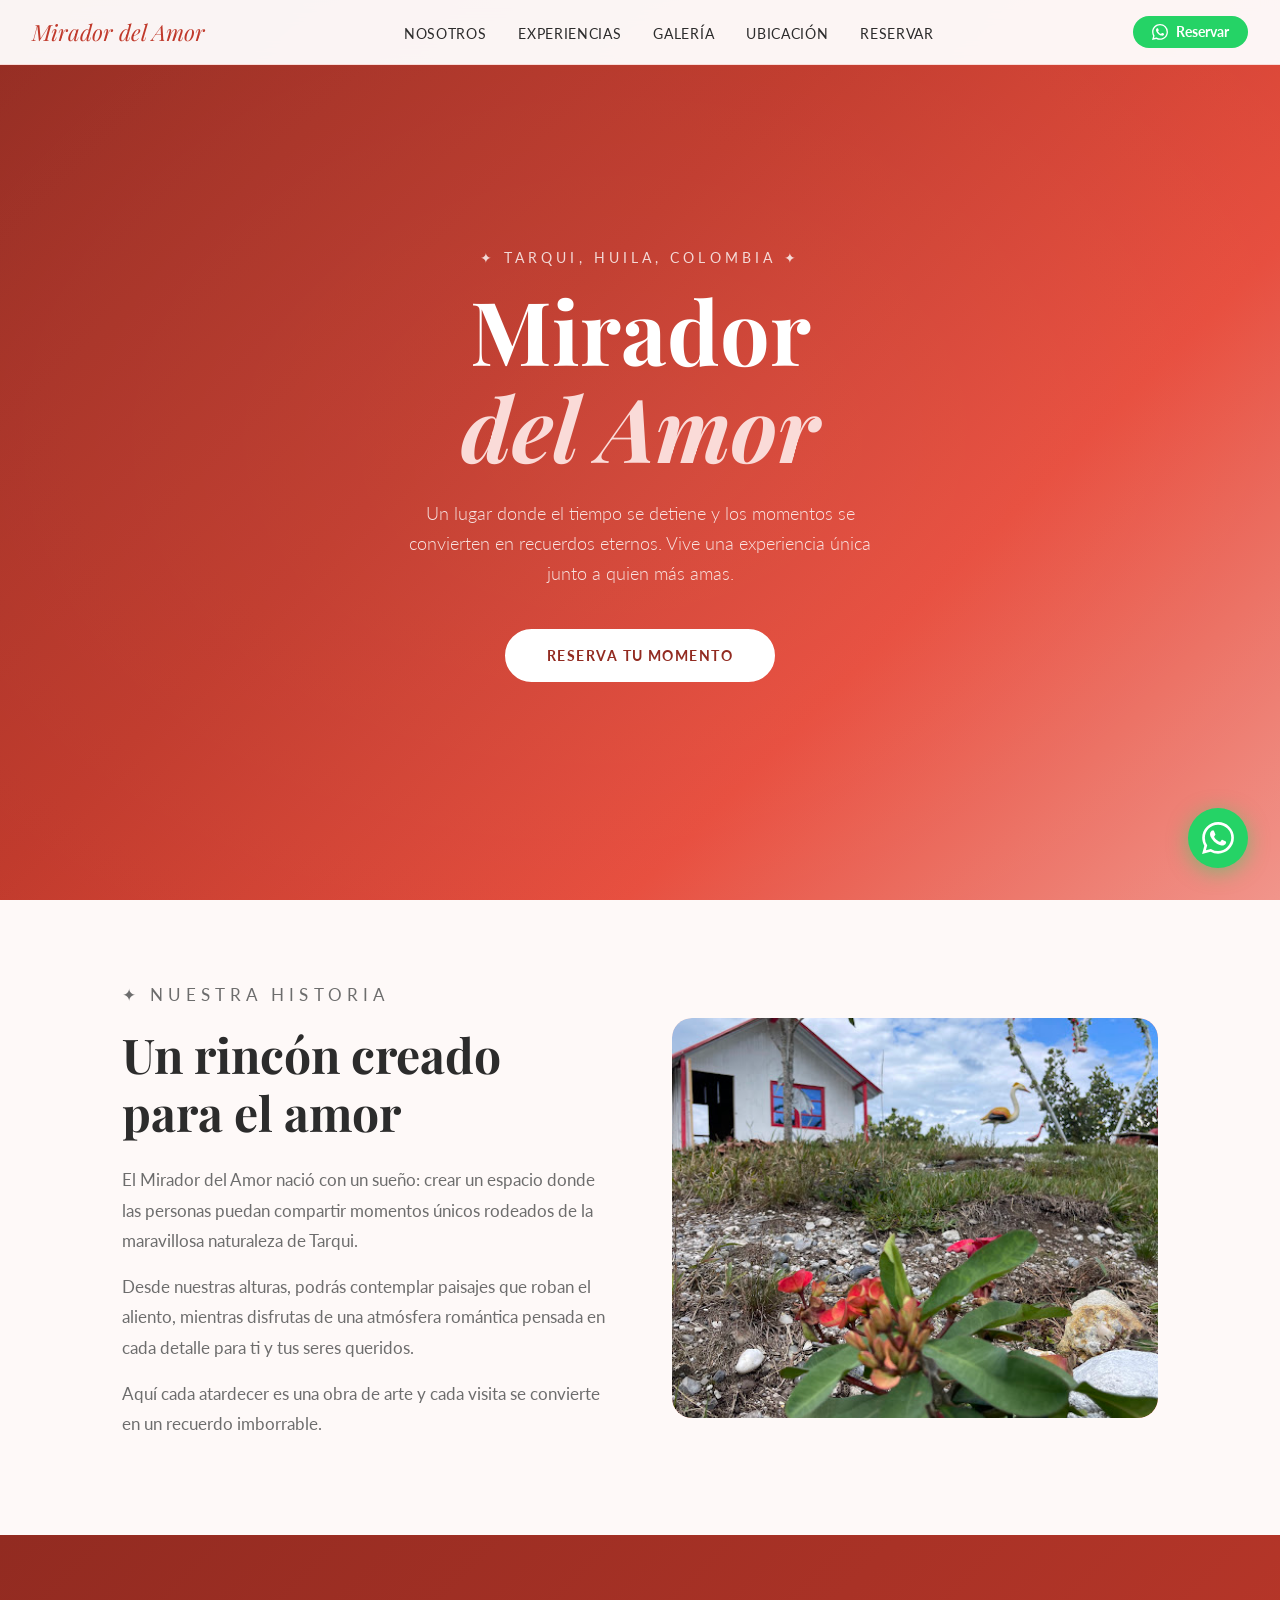
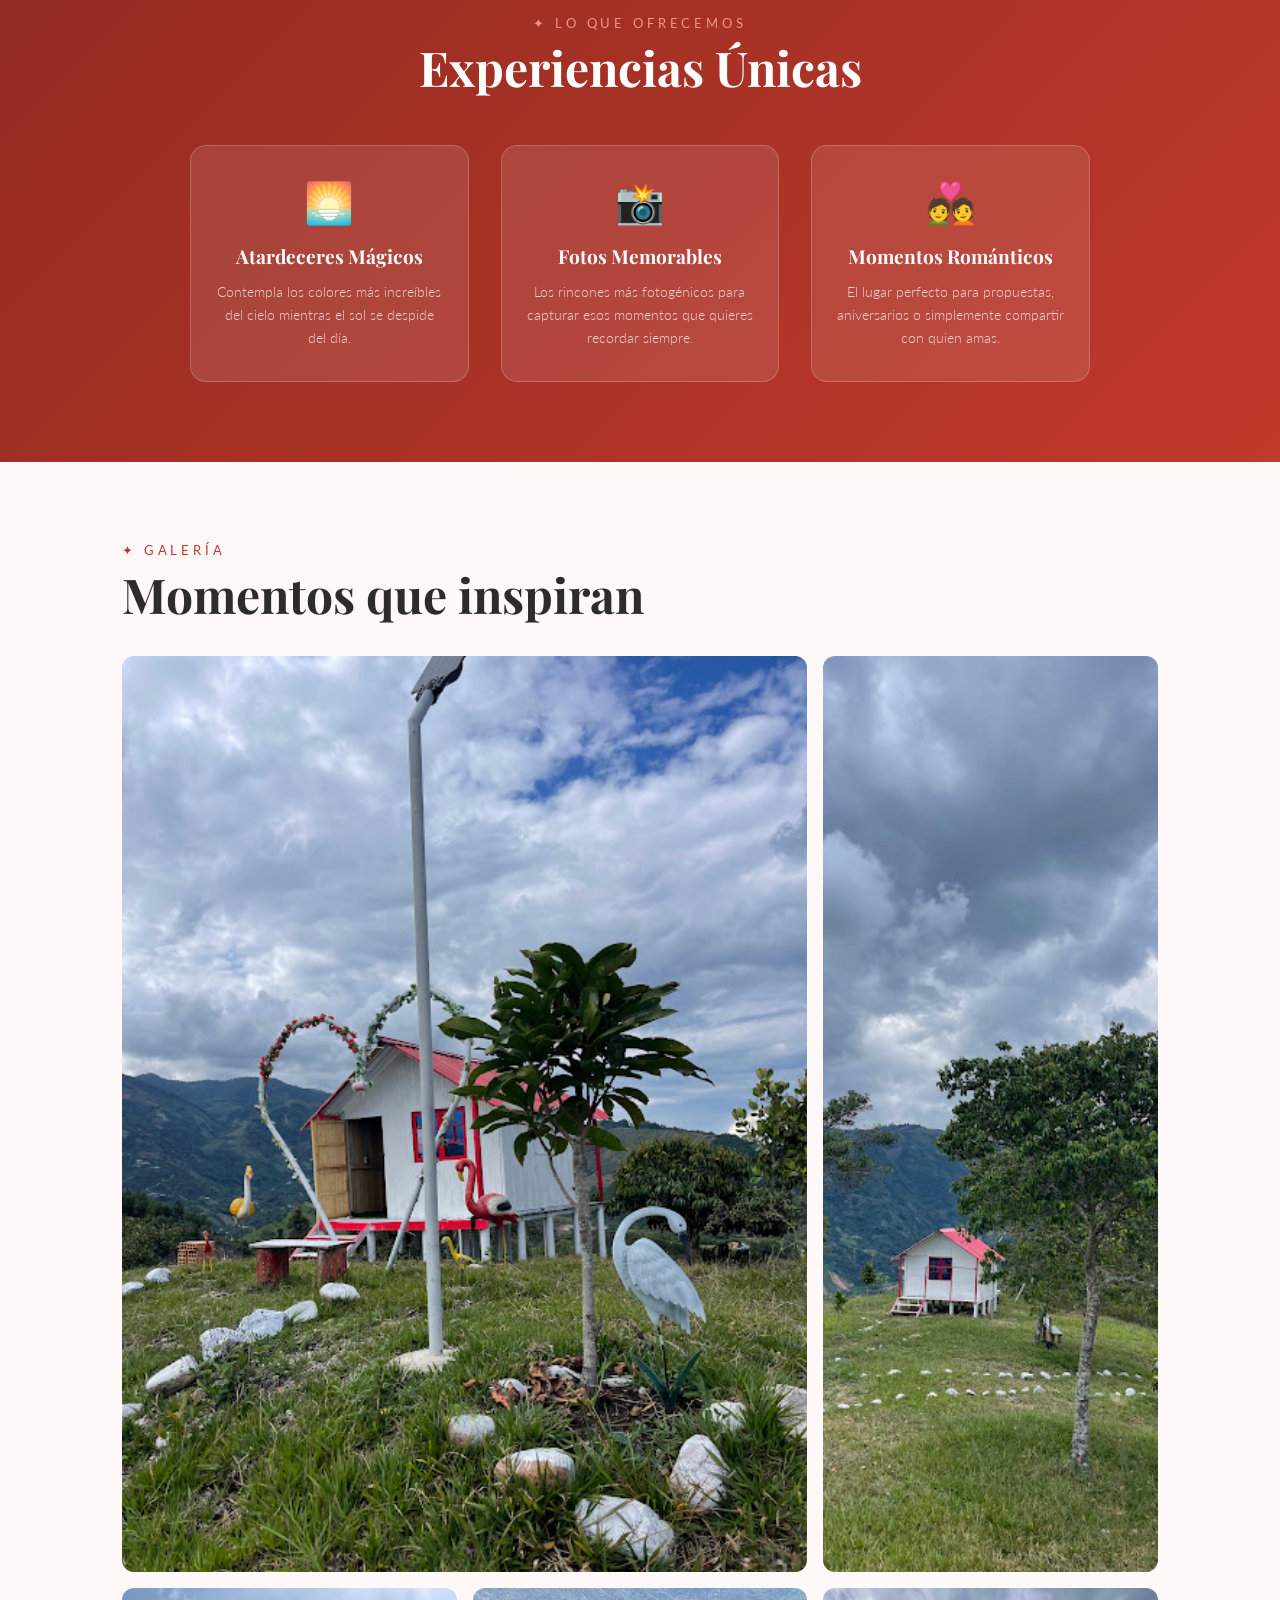
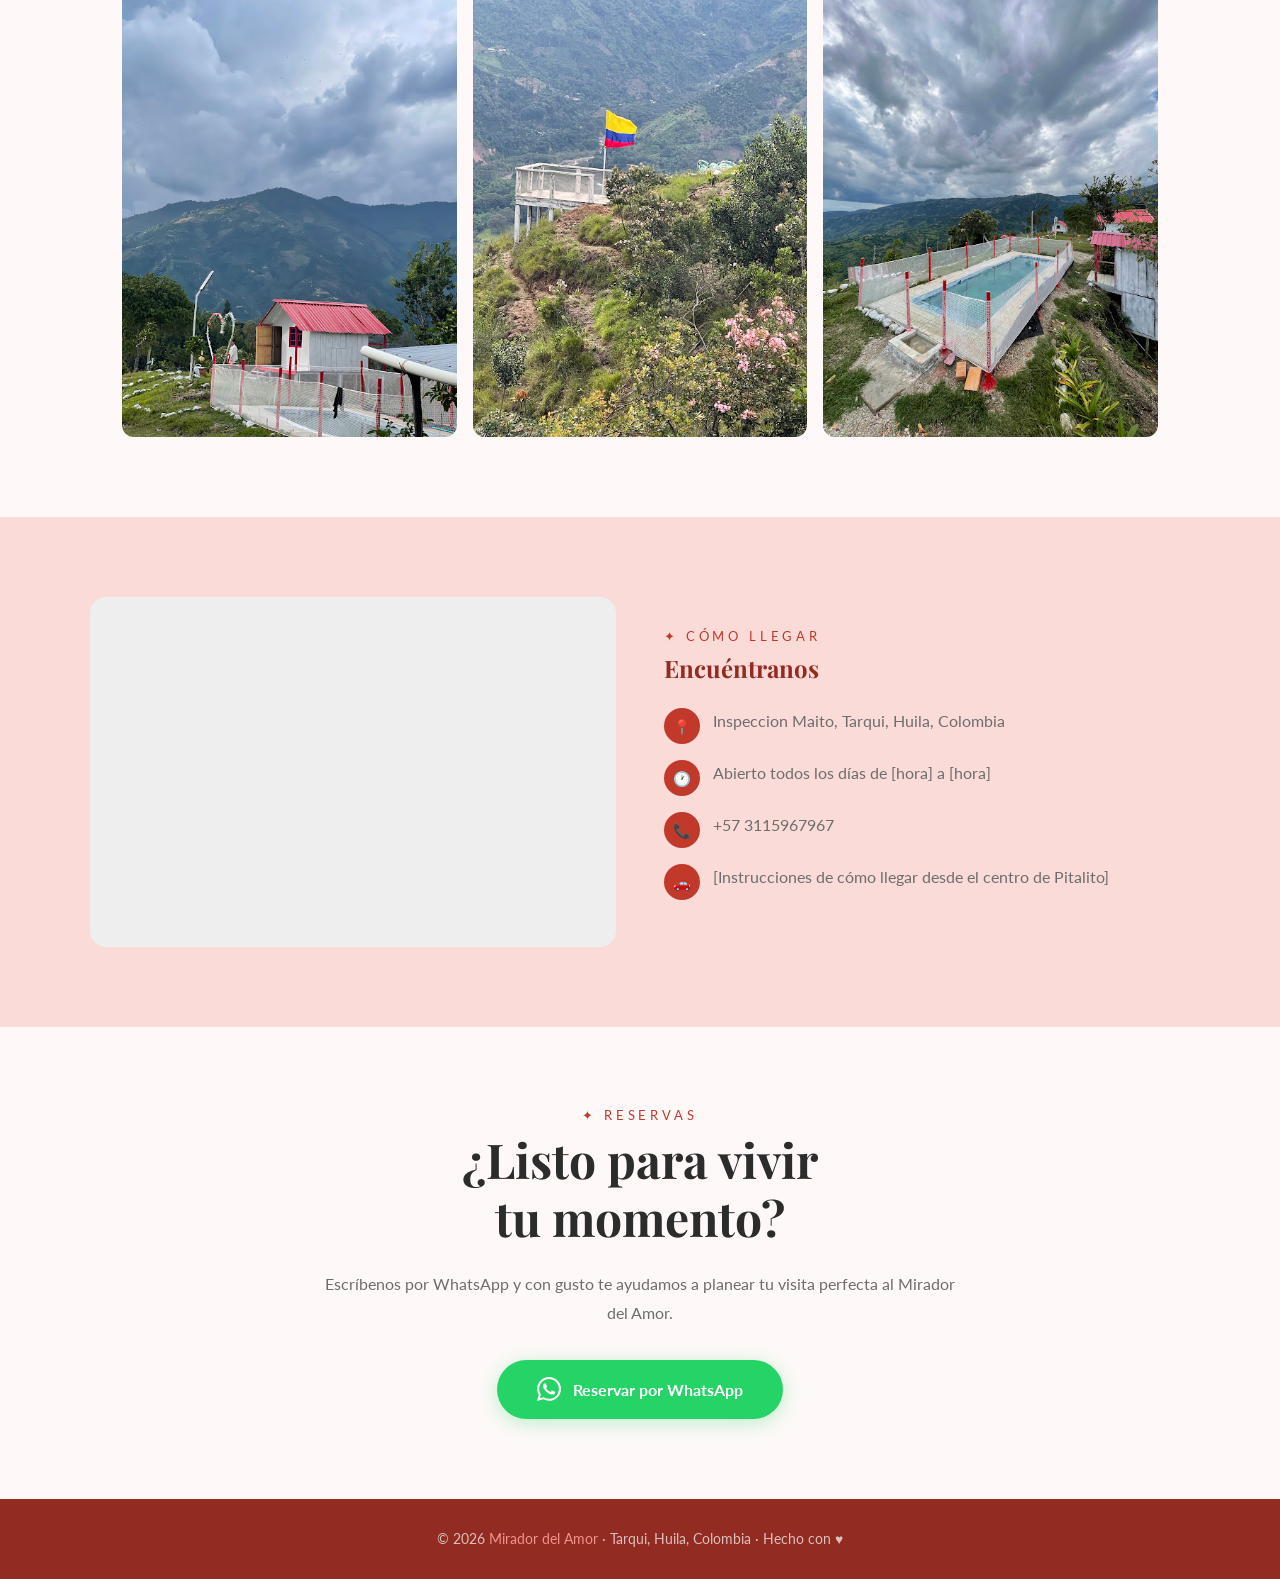
<file: El_Mirador_del_Amor/index.html>
<!DOCTYPE html>
<html lang="es">
<head>
<meta charset="UTF-8">
<meta name="viewport" content="width=device-width, initial-scale=1.0">
<title>Mirador del Amor</title>
<link href="https://fonts.googleapis.com/css2?family=Playfair+Display:ital,wght@0,400;0,700;1,400&family=Lato:wght@300;400;700&display=swap" rel="stylesheet">
<link rel="stylesheet" href="./mirador.css">
</head>
<body>
 
<!-- NAVBAR -->
<nav>
  <div class="logo">Mirador del Amor</div>
  <ul class="nav-links">
    <li><a href="#nosotros">Nosotros</a></li>
    <li><a href="#experiencias">Experiencias</a></li>
    <li><a href="#galeria">Galería</a></li>
    <li><a href="#ubicacion">Ubicación</a></li>
    <li><a href="#contacto">Reservar</a></li>
  </ul>
  <a href="https://wa.me/573115967967?text=Hola!%20Quiero%20reservar%20una%20visita%20al%20Mirador%20del%20Amor" class="btn-nav-wa" target="_blank">
    <svg viewBox="0 0 24 24" xmlns="http://www.w3.org/2000/svg"><path d="M17.472 14.382c-.297-.149-1.758-.867-2.03-.967-.273-.099-.471-.148-.67.15-.197.297-.767.966-.94 1.164-.173.199-.347.223-.644.075-.297-.15-1.255-.463-2.39-1.475-.883-.788-1.48-1.761-1.653-2.059-.173-.297-.018-.458.13-.606.134-.133.298-.347.446-.52.149-.174.198-.298.298-.497.099-.198.05-.371-.025-.52-.075-.149-.669-1.612-.916-2.207-.242-.579-.487-.5-.669-.51-.173-.008-.371-.01-.57-.01-.198 0-.52.074-.792.372-.272.297-1.04 1.016-1.04 2.479 0 1.462 1.065 2.875 1.213 3.074.149.198 2.096 3.2 5.077 4.487.709.306 1.262.489 1.694.625.712.227 1.36.195 1.871.118.571-.085 1.758-.719 2.006-1.413.248-.694.248-1.289.173-1.413-.074-.124-.272-.198-.57-.347m-5.421 7.403h-.004a9.87 9.87 0 01-5.031-1.378l-.361-.214-3.741.982.998-3.648-.235-.374a9.86 9.86 0 01-1.51-5.26c.001-5.45 4.436-9.884 9.888-9.884 2.64 0 5.122 1.03 6.988 2.898a9.825 9.825 0 012.893 6.994c-.003 5.45-4.437 9.884-9.885 9.884m8.413-18.297A11.815 11.815 0 0012.05 0C5.495 0 .16 5.335.157 11.892c0 2.096.547 4.142 1.588 5.945L.057 24l6.305-1.654a11.882 11.882 0 005.683 1.448h.005c6.554 0 11.89-5.335 11.893-11.893a11.821 11.821 0 00-3.48-8.413z"/></svg>
    Reservar
  </a>
  <button class="hamburger" onclick="toggleMenu()" aria-label="Menú">
    <span></span><span></span><span></span>
  </button>
</nav>
 
<!-- MENÚ MÓVIL -->
<div class="mobile-menu" id="mobileMenu">
  <a href="#nosotros" onclick="closeMenu()">Nosotros</a>
  <a href="#experiencias" onclick="closeMenu()">Experiencias</a>
  <a href="#galeria" onclick="closeMenu()">Galería</a>
  <a href="#ubicacion" onclick="closeMenu()">Ubicación</a>
  <a href="#contacto" onclick="closeMenu()">Reservar</a>
</div>
 
<!-- HERO -->
<section class="hero">
  <div class="hero-content">
    <p class="hero-subtitle">✦ Tarqui, Huila, Colombia ✦</p>
    <h1 class="hero-title">Mirador<br><em>del Amor</em></h1>
    <p class="hero-desc">Un lugar donde el tiempo se detiene y los momentos se convierten en recuerdos eternos. Vive una experiencia única junto a quien más amas.</p>
    <a href="#contacto" class="btn-primary">Reserva tu Momento</a>
  </div>
</section>
 
<!-- NOSOTROS -->
<section id="nosotros">
  <div class="section">
    <div class="about-grid">
      <div class="about-text">
        <p class="section-label">✦ Nuestra Historia</p>
        <h2 class="section-title">Un rincón creado para el amor</h2>
        <p>El Mirador del Amor nació con un sueño: crear un espacio donde las personas puedan compartir momentos únicos rodeados de la maravillosa naturaleza de Tarqui.</p>
        <p>Desde nuestras alturas, podrás contemplar paisajes que roban el aliento, mientras disfrutas de una atmósfera romántica pensada en cada detalle para ti y tus seres queridos.</p>
        <p>Aquí cada atardecer es una obra de arte y cada visita se convierte en un recuerdo imborrable.</p>
      </div>
      <div class="about-image">
        <img src="./Fotos del mirador/Foto principal.jpg" alt="Mirador del Amor">
        <!-- <span style="position:relative;z-index:1;">Aquí va tu<br>foto principal<br>del mirador</span> -->
      </div>
    </div>
  </div>
</section>
 
<!-- EXPERIENCIAS -->
<section id="experiencias" class="exp-section">
  <p class="section-label">✦ Lo que ofrecemos</p>
  <h2 class="section-title">Experiencias Únicas</h2>
  <div class="exp-grid">
    <div class="exp-card">
      <div class="exp-icon">🌅</div>
      <h3>Atardeceres Mágicos</h3>
      <p>Contempla los colores más increíbles del cielo mientras el sol se despide del día.</p>
    </div>
    <div class="exp-card">
      <div class="exp-icon">📸</div>
      <h3>Fotos Memorables</h3>
      <p>Los rincones más fotogénicos para capturar esos momentos que quieres recordar siempre.</p>
    </div>
    <div class="exp-card">
      <div class="exp-icon">💑</div>
      <h3>Momentos Románticos</h3>
      <p>El lugar perfecto para propuestas, aniversarios o simplemente compartir con quien amas.</p>
    </div>
  </div>
</section>
 
<!-- GALERÍA -->
<section id="galeria">
  <div class="section">
    <p class="section-label">✦ Galería</p>
    <h2 class="section-title">Momentos que inspiran</h2>
    <div class="galeria-grid">
      <div class="galeria-item">
        <img src="./Fotos del mirador/Foto principal 2.jpg" alt="Vista principal">
        <!-- <div class="foto-placeholder fp1">Foto principal del mirador</div> -->
      </div>
      <div class="galeria-item">
        <img src="./Fotos del mirador/Paisaje.jpg" alt="Paisaje">
        <!-- <div class="foto-placeholder fp2">Algun paisaje</div> -->
      </div>
      <div class="galeria-item">
        <img src="./Fotos del mirador/IMG_7498.jpg" alt="Atardecer">
        <!-- <div class="foto-placeholder fp3">Algun atardecer</div> -->
      </div>
      <div class="galeria-item">
        <img src="./Fotos del mirador/IMG_7499.jpg" alt="Pareja">
        <!-- <div class="foto-placeholder fp4">Pareja en el mirador</div> -->
      </div>
      <div class="galeria-item">
        <img src="./Fotos del mirador/IMG_7490.jpg" alt="Naturaleza">
        <!-- <div class="foto-placeholder fp5">Naturaleza</div> -->
      </div>
    </div>
  </div>
</section>
 
<!-- UBICACIÓN -->
<section id="ubicacion" class="ubicacion-section">
  <div class="ubicacion-inner">
    <div class="mapa-wrapper">
      
      <!-- Reemplaza con tu iframe de Google Maps -->
     <iframe src="https://www.google.com/maps/embed?pb=!1m17!1m12!1m3!1d3286.3441301992343!2d-75.91947192503255!3d2.066628997914844!2m3!1f0!2f0!3f0!3m2!1i1024!2i768!4f13.1!3m2!1m1!2zMsKwMDMnNTkuOSJOIDc1wrA1NScwMC44Ilc!5e1!3m2!1ses!2sco!4v1775088953064!5m2!1ses!2sco" width="400" height="300" style="border:0;" allowfullscreen="" loading="lazy" referrerpolicy="no-referrer-when-downgrade"></iframe>
      <div class="mapa-placeholder">
        📍 Aquí va el mapa<br>de Google Maps<br><br>
        <small>Tarqui, Huila</small>
      </div>
    </div>
    <div class="ubicacion-info">
      <p class="section-label">✦ Cómo llegar</p>
      <h3>Encuéntranos</h3>
      <div class="info-item">
        <div class="info-icon">📍</div>
        <p>Inspeccion Maito, Tarqui, Huila, Colombia</p>
      </div>
      <div class="info-item">
        <div class="info-icon">🕐</div>
        <p>Abierto todos los días de [hora] a [hora]</p>
      </div>
      <div class="info-item">
        <div class="info-icon">📞</div>
        <p>+57 3115967967</p>
      </div>
      <div class="info-item">
        <div class="info-icon">🚗</div>
        <p>[Instrucciones de cómo llegar desde el centro de Pitalito]</p>
      </div>
    </div>
  </div>
</section>
 
<!-- CONTACTO -->
<section id="contacto" class="contacto-section">
  <p class="section-label">✦ Reservas</p>
  <h2 class="section-title">¿Listo para vivir<br>tu momento?</h2>
  <p style="color:var(--gris);line-height:1.8;">Escríbenos por WhatsApp y con gusto te ayudamos a planear tu visita perfecta al Mirador del Amor.</p>
  <!-- Reemplaza XXXXXXXXXX con el número de WhatsApp -->
  <a href="https://wa.me/573115967967?text=Hola!%20Quiero%20reservar%20una%20visita%20al%20Mirador%20del%20Amor%20para%20el%20Dia%20❤️" class="whatsapp-btn" target="_blank">
    <svg class="wa-icon" viewBox="0 0 24 24" xmlns="http://www.w3.org/2000/svg">
      <path d="M17.472 14.382c-.297-.149-1.758-.867-2.03-.967-.273-.099-.471-.148-.67.15-.197.297-.767.966-.94 1.164-.173.199-.347.223-.644.075-.297-.15-1.255-.463-2.39-1.475-.883-.788-1.48-1.761-1.653-2.059-.173-.297-.018-.458.13-.606.134-.133.298-.347.446-.52.149-.174.198-.298.298-.497.099-.198.05-.371-.025-.52-.075-.149-.669-1.612-.916-2.207-.242-.579-.487-.5-.669-.51-.173-.008-.371-.01-.57-.01-.198 0-.52.074-.792.372-.272.297-1.04 1.016-1.04 2.479 0 1.462 1.065 2.875 1.213 3.074.149.198 2.096 3.2 5.077 4.487.709.306 1.262.489 1.694.625.712.227 1.36.195 1.871.118.571-.085 1.758-.719 2.006-1.413.248-.694.248-1.289.173-1.413-.074-.124-.272-.198-.57-.347m-5.421 7.403h-.004a9.87 9.87 0 01-5.031-1.378l-.361-.214-3.741.982.998-3.648-.235-.374a9.86 9.86 0 01-1.51-5.26c.001-5.45 4.436-9.884 9.888-9.884 2.64 0 5.122 1.03 6.988 2.898a9.825 9.825 0 012.893 6.994c-.003 5.45-4.437 9.884-9.885 9.884m8.413-18.297A11.815 11.815 0 0012.05 0C5.495 0 .16 5.335.157 11.892c0 2.096.547 4.142 1.588 5.945L.057 24l6.305-1.654a11.882 11.882 0 005.683 1.448h.005c6.554 0 11.89-5.335 11.893-11.893a11.821 11.821 0 00-3.48-8.413z"/>
    </svg>
    Reservar por WhatsApp
  </a>
</section>
 
<!-- BOTÓN FLOTANTE WHATSAPP -->
<a href="https://wa.me/573115967967?text=Hola!%20Quiero%20reservar%20una%20visita%20al%20Mirador%20del%20Amor" class="wa-float" target="_blank">
  <span class="wa-float-tooltip">¡Reserva aquí!</span>
  <svg viewBox="0 0 24 24" xmlns="http://www.w3.org/2000/svg"><path d="M17.472 14.382c-.297-.149-1.758-.867-2.03-.967-.273-.099-.471-.148-.67.15-.197.297-.767.966-.94 1.164-.173.199-.347.223-.644.075-.297-.15-1.255-.463-2.39-1.475-.883-.788-1.48-1.761-1.653-2.059-.173-.297-.018-.458.13-.606.134-.133.298-.347.446-.52.149-.174.198-.298.298-.497.099-.198.05-.371-.025-.52-.075-.149-.669-1.612-.916-2.207-.242-.579-.487-.5-.669-.51-.173-.008-.371-.01-.57-.01-.198 0-.52.074-.792.372-.272.297-1.04 1.016-1.04 2.479 0 1.462 1.065 2.875 1.213 3.074.149.198 2.096 3.2 5.077 4.487.709.306 1.262.489 1.694.625.712.227 1.36.195 1.871.118.571-.085 1.758-.719 2.006-1.413.248-.694.248-1.289.173-1.413-.074-.124-.272-.198-.57-.347m-5.421 7.403h-.004a9.87 9.87 0 01-5.031-1.378l-.361-.214-3.741.982.998-3.648-.235-.374a9.86 9.86 0 01-1.51-5.26c.001-5.45 4.436-9.884 9.888-9.884 2.64 0 5.122 1.03 6.988 2.898a9.825 9.825 0 012.893 6.994c-.003 5.45-4.437 9.884-9.885 9.884m8.413-18.297A11.815 11.815 0 0012.05 0C5.495 0 .16 5.335.157 11.892c0 2.096.547 4.142 1.588 5.945L.057 24l6.305-1.654a11.882 11.882 0 005.683 1.448h.005c6.554 0 11.89-5.335 11.893-11.893a11.821 11.821 0 00-3.48-8.413z"/></svg>
</a>

<!-- FOOTER -->
<footer>
  <p>© 2026 <span>Mirador del Amor</span> · Tarqui, Huila, Colombia · Hecho con ♥</p>
</footer>

 <script src="mirador.js"></script>
 
</body>
</html>
</file>
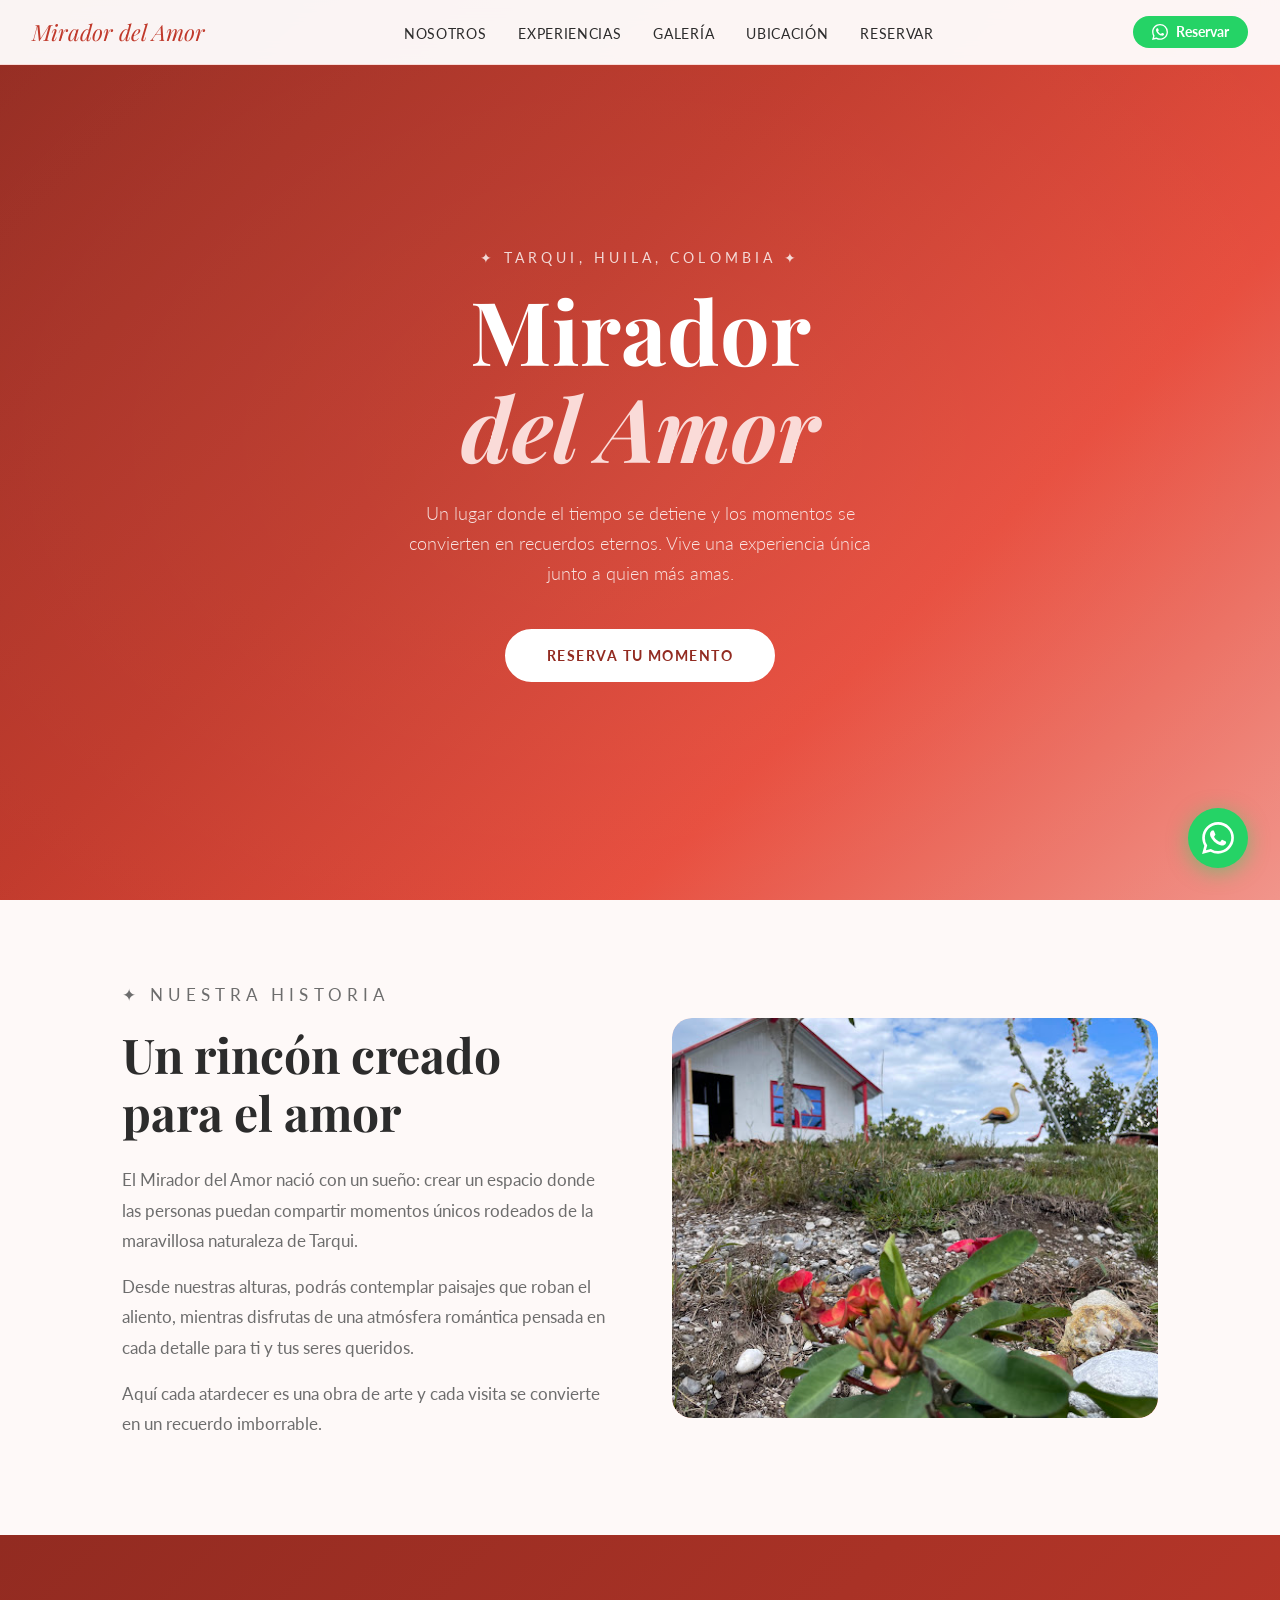
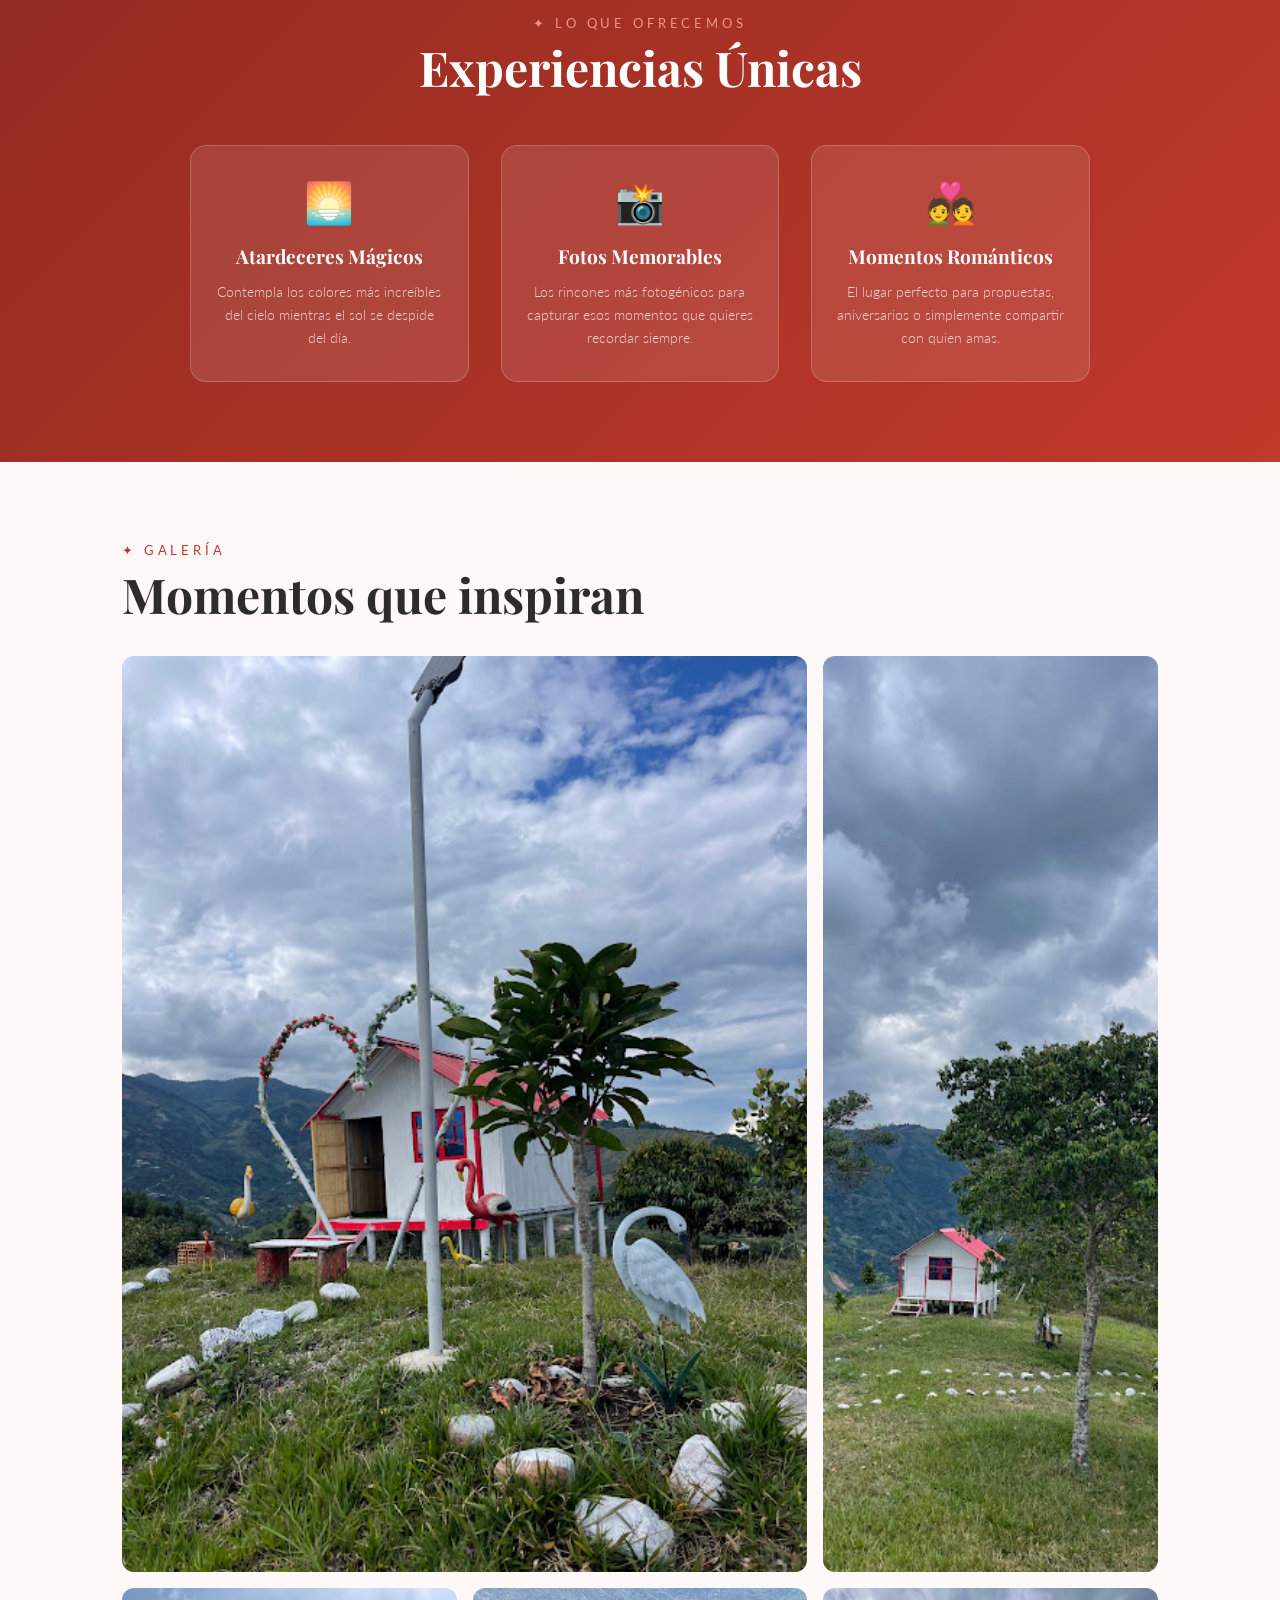
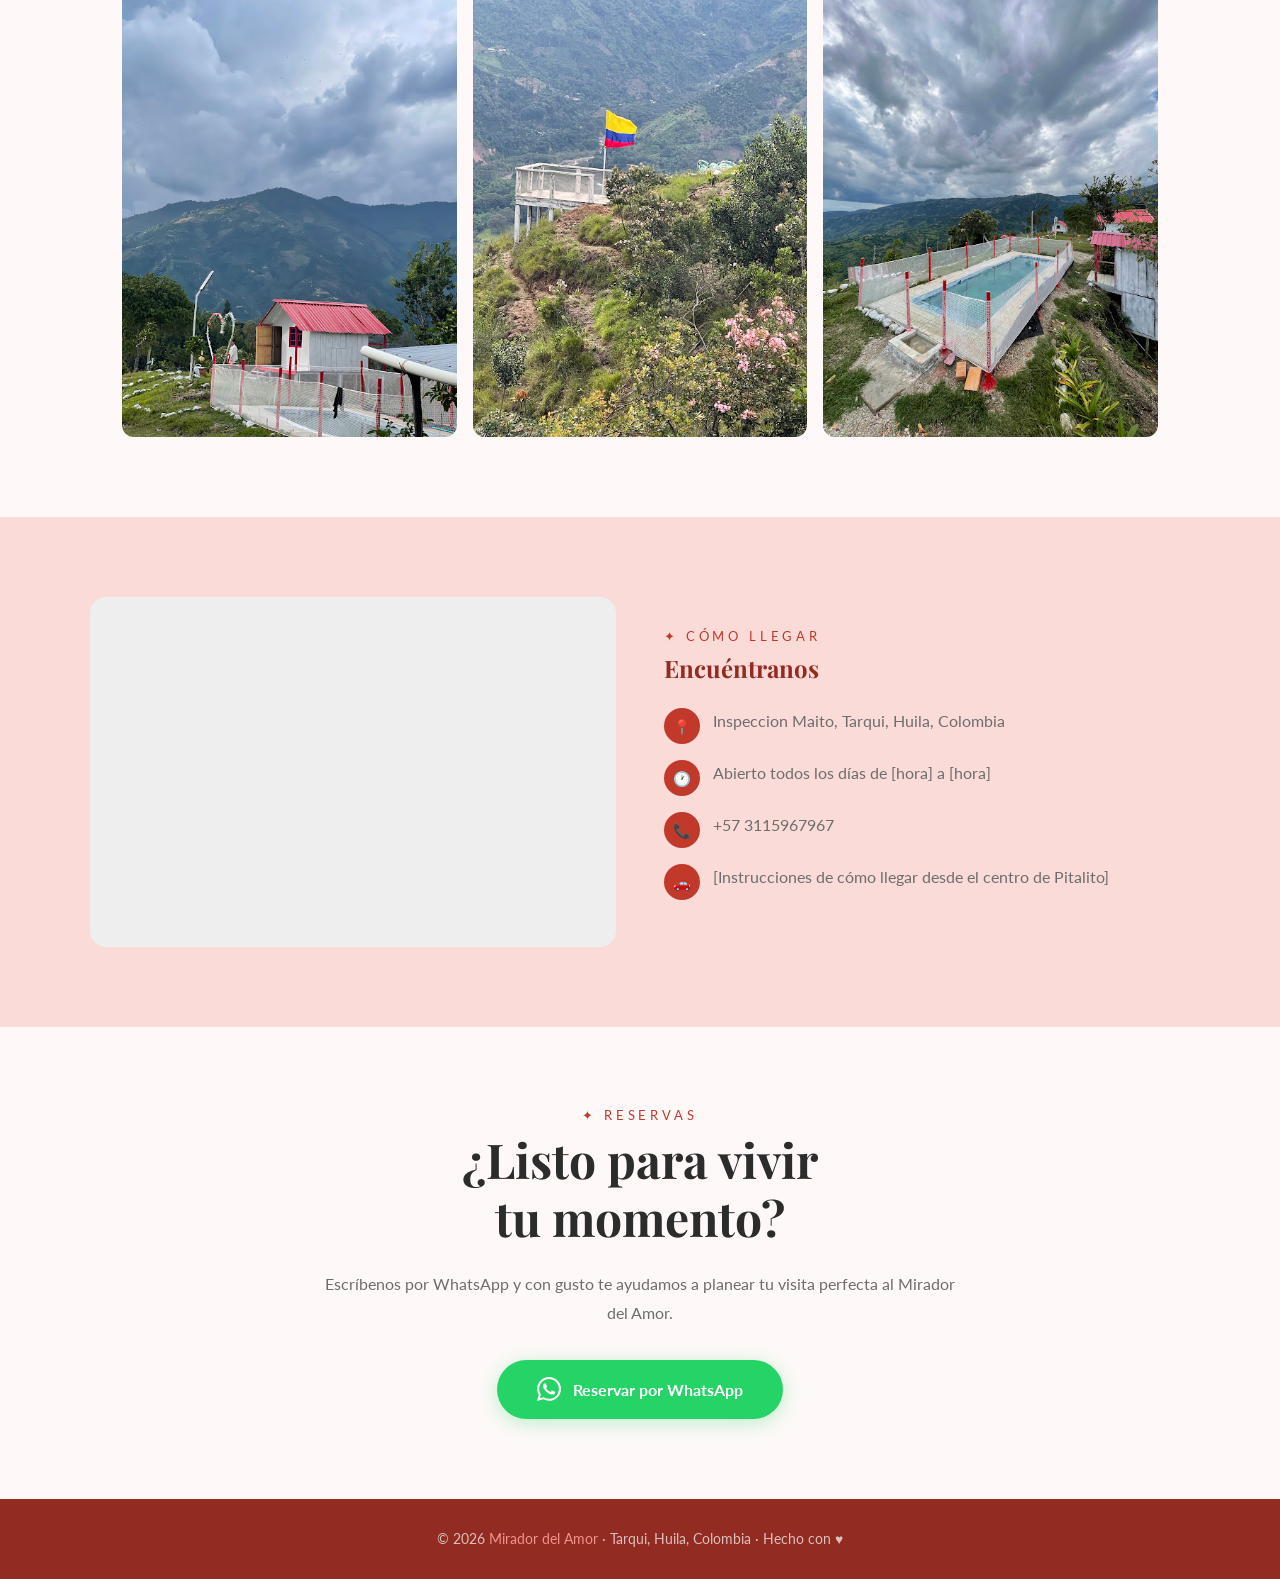
<file: El_Mirador_del_Amor/Mirador.html>
<!DOCTYPE html>
<html lang="es">
<head>
<meta charset="UTF-8">
<meta name="viewport" content="width=device-width, initial-scale=1.0">
<title>Mirador del Amor</title>
<link href="https://fonts.googleapis.com/css2?family=Playfair+Display:ital,wght@0,400;0,700;1,400&family=Lato:wght@300;400;700&display=swap" rel="stylesheet">
<link rel="stylesheet" href="./Mirador.css">
</head>
<body>
 
<!-- NAVBAR -->
<nav>
  <div class="logo">Mirador del Amor</div>
  <ul class="nav-links">
    <li><a href="#nosotros">Nosotros</a></li>
    <li><a href="#experiencias">Experiencias</a></li>
    <li><a href="#galeria">Galería</a></li>
    <li><a href="#ubicacion">Ubicación</a></li>
    <li><a href="#contacto">Reservar</a></li>
  </ul>
  <a href="https://wa.me/573115967967?text=Hola!%20Quiero%20reservar%20una%20visita%20al%20Mirador%20del%20Amor" class="btn-nav-wa" target="_blank">
    <svg viewBox="0 0 24 24" xmlns="http://www.w3.org/2000/svg"><path d="M17.472 14.382c-.297-.149-1.758-.867-2.03-.967-.273-.099-.471-.148-.67.15-.197.297-.767.966-.94 1.164-.173.199-.347.223-.644.075-.297-.15-1.255-.463-2.39-1.475-.883-.788-1.48-1.761-1.653-2.059-.173-.297-.018-.458.13-.606.134-.133.298-.347.446-.52.149-.174.198-.298.298-.497.099-.198.05-.371-.025-.52-.075-.149-.669-1.612-.916-2.207-.242-.579-.487-.5-.669-.51-.173-.008-.371-.01-.57-.01-.198 0-.52.074-.792.372-.272.297-1.04 1.016-1.04 2.479 0 1.462 1.065 2.875 1.213 3.074.149.198 2.096 3.2 5.077 4.487.709.306 1.262.489 1.694.625.712.227 1.36.195 1.871.118.571-.085 1.758-.719 2.006-1.413.248-.694.248-1.289.173-1.413-.074-.124-.272-.198-.57-.347m-5.421 7.403h-.004a9.87 9.87 0 01-5.031-1.378l-.361-.214-3.741.982.998-3.648-.235-.374a9.86 9.86 0 01-1.51-5.26c.001-5.45 4.436-9.884 9.888-9.884 2.64 0 5.122 1.03 6.988 2.898a9.825 9.825 0 012.893 6.994c-.003 5.45-4.437 9.884-9.885 9.884m8.413-18.297A11.815 11.815 0 0012.05 0C5.495 0 .16 5.335.157 11.892c0 2.096.547 4.142 1.588 5.945L.057 24l6.305-1.654a11.882 11.882 0 005.683 1.448h.005c6.554 0 11.89-5.335 11.893-11.893a11.821 11.821 0 00-3.48-8.413z"/></svg>
    Reservar
  </a>
  <button class="hamburger" onclick="toggleMenu()" aria-label="Menú">
    <span></span><span></span><span></span>
  </button>
</nav>
 
<!-- MENÚ MÓVIL -->
<div class="mobile-menu" id="mobileMenu">
  <a href="#nosotros" onclick="closeMenu()">Nosotros</a>
  <a href="#experiencias" onclick="closeMenu()">Experiencias</a>
  <a href="#galeria" onclick="closeMenu()">Galería</a>
  <a href="#ubicacion" onclick="closeMenu()">Ubicación</a>
  <a href="#contacto" onclick="closeMenu()">Reservar</a>
</div>
 
<!-- HERO -->
<section class="hero">
  <div class="hero-content">
    <p class="hero-subtitle">✦ Tarqui, Huila, Colombia ✦</p>
    <h1 class="hero-title">Mirador<br><em>del Amor</em></h1>
    <p class="hero-desc">Un lugar donde el tiempo se detiene y los momentos se convierten en recuerdos eternos. Vive una experiencia única junto a quien más amas.</p>
    <a href="#contacto" class="btn-primary">Reserva tu Momento</a>
  </div>
</section>
 
<!-- NOSOTROS -->
<section id="nosotros">
  <div class="section">
    <div class="about-grid">
      <div class="about-text">
        <p class="section-label">✦ Nuestra Historia</p>
        <h2 class="section-title">Un rincón creado para el amor</h2>
        <p>El Mirador del Amor nació con un sueño: crear un espacio donde las personas puedan compartir momentos únicos rodeados de la maravillosa naturaleza de Tarqui.</p>
        <p>Desde nuestras alturas, podrás contemplar paisajes que roban el aliento, mientras disfrutas de una atmósfera romántica pensada en cada detalle para ti y tus seres queridos.</p>
        <p>Aquí cada atardecer es una obra de arte y cada visita se convierte en un recuerdo imborrable.</p>
      </div>
      <div class="about-image">
        <img src="./Fotos del mirador/Foto principal.jpg" alt="Mirador del Amor">
        <!-- <span style="position:relative;z-index:1;">Aquí va tu<br>foto principal<br>del mirador</span> -->
      </div>
    </div>
  </div>
</section>
 
<!-- EXPERIENCIAS -->
<section id="experiencias" class="exp-section">
  <p class="section-label">✦ Lo que ofrecemos</p>
  <h2 class="section-title">Experiencias Únicas</h2>
  <div class="exp-grid">
    <div class="exp-card">
      <div class="exp-icon">🌅</div>
      <h3>Atardeceres Mágicos</h3>
      <p>Contempla los colores más increíbles del cielo mientras el sol se despide del día.</p>
    </div>
    <div class="exp-card">
      <div class="exp-icon">📸</div>
      <h3>Fotos Memorables</h3>
      <p>Los rincones más fotogénicos para capturar esos momentos que quieres recordar siempre.</p>
    </div>
    <div class="exp-card">
      <div class="exp-icon">💑</div>
      <h3>Momentos Románticos</h3>
      <p>El lugar perfecto para propuestas, aniversarios o simplemente compartir con quien amas.</p>
    </div>
  </div>
</section>
 
<!-- GALERÍA -->
<section id="galeria">
  <div class="section">
    <p class="section-label">✦ Galería</p>
    <h2 class="section-title">Momentos que inspiran</h2>
    <div class="galeria-grid">
      <div class="galeria-item">
        <img src="./Fotos del mirador/Foto principal 2.jpg" alt="Vista principal">
        <!-- <div class="foto-placeholder fp1">Foto principal del mirador</div> -->
      </div>
      <div class="galeria-item">
        <img src="./Fotos del mirador/Paisaje.jpg" alt="Paisaje">
        <!-- <div class="foto-placeholder fp2">Algun paisaje</div> -->
      </div>
      <div class="galeria-item">
        <img src="./Fotos del mirador/IMG_7498.jpg" alt="Atardecer">
        <!-- <div class="foto-placeholder fp3">Algun atardecer</div> -->
      </div>
      <div class="galeria-item">
        <img src="./Fotos del mirador/IMG_7499.jpg" alt="Pareja">
        <!-- <div class="foto-placeholder fp4">Pareja en el mirador</div> -->
      </div>
      <div class="galeria-item">
        <img src="./Fotos del mirador/IMG_7490.jpg" alt="Naturaleza">
        <!-- <div class="foto-placeholder fp5">Naturaleza</div> -->
      </div>
    </div>
  </div>
</section>
 
<!-- UBICACIÓN -->
<section id="ubicacion" class="ubicacion-section">
  <div class="ubicacion-inner">
    <div class="mapa-wrapper">
      
      <!-- Reemplaza con tu iframe de Google Maps -->
     <iframe src="https://www.google.com/maps/embed?pb=!1m17!1m12!1m3!1d3286.3441301992343!2d-75.91947192503255!3d2.066628997914844!2m3!1f0!2f0!3f0!3m2!1i1024!2i768!4f13.1!3m2!1m1!2zMsKwMDMnNTkuOSJOIDc1wrA1NScwMC44Ilc!5e1!3m2!1ses!2sco!4v1775088953064!5m2!1ses!2sco" width="400" height="300" style="border:0;" allowfullscreen="" loading="lazy" referrerpolicy="no-referrer-when-downgrade"></iframe>
      <div class="mapa-placeholder">
        📍 Aquí va el mapa<br>de Google Maps<br><br>
        <small>Tarqui, Huila</small>
      </div>
    </div>
    <div class="ubicacion-info">
      <p class="section-label">✦ Cómo llegar</p>
      <h3>Encuéntranos</h3>
      <div class="info-item">
        <div class="info-icon">📍</div>
        <p>Inspeccion Maito, Tarqui, Huila, Colombia</p>
      </div>
      <div class="info-item">
        <div class="info-icon">🕐</div>
        <p>Abierto todos los días de [hora] a [hora]</p>
      </div>
      <div class="info-item">
        <div class="info-icon">📞</div>
        <p>+57 3115967967</p>
      </div>
      <div class="info-item">
        <div class="info-icon">🚗</div>
        <p>[Instrucciones de cómo llegar desde el centro de Pitalito]</p>
      </div>
    </div>
  </div>
</section>
 
<!-- CONTACTO -->
<section id="contacto" class="contacto-section">
  <p class="section-label">✦ Reservas</p>
  <h2 class="section-title">¿Listo para vivir<br>tu momento?</h2>
  <p style="color:var(--gris);line-height:1.8;">Escríbenos por WhatsApp y con gusto te ayudamos a planear tu visita perfecta al Mirador del Amor.</p>
  <!-- Reemplaza XXXXXXXXXX con el número de WhatsApp -->
  <a href="https://wa.me/573115967967?text=Hola!%20Quiero%20reservar%20una%20visita%20al%20Mirador%20del%20Amor%20para%20el%20Dia%20❤️" class="whatsapp-btn" target="_blank">
    <svg class="wa-icon" viewBox="0 0 24 24" xmlns="http://www.w3.org/2000/svg">
      <path d="M17.472 14.382c-.297-.149-1.758-.867-2.03-.967-.273-.099-.471-.148-.67.15-.197.297-.767.966-.94 1.164-.173.199-.347.223-.644.075-.297-.15-1.255-.463-2.39-1.475-.883-.788-1.48-1.761-1.653-2.059-.173-.297-.018-.458.13-.606.134-.133.298-.347.446-.52.149-.174.198-.298.298-.497.099-.198.05-.371-.025-.52-.075-.149-.669-1.612-.916-2.207-.242-.579-.487-.5-.669-.51-.173-.008-.371-.01-.57-.01-.198 0-.52.074-.792.372-.272.297-1.04 1.016-1.04 2.479 0 1.462 1.065 2.875 1.213 3.074.149.198 2.096 3.2 5.077 4.487.709.306 1.262.489 1.694.625.712.227 1.36.195 1.871.118.571-.085 1.758-.719 2.006-1.413.248-.694.248-1.289.173-1.413-.074-.124-.272-.198-.57-.347m-5.421 7.403h-.004a9.87 9.87 0 01-5.031-1.378l-.361-.214-3.741.982.998-3.648-.235-.374a9.86 9.86 0 01-1.51-5.26c.001-5.45 4.436-9.884 9.888-9.884 2.64 0 5.122 1.03 6.988 2.898a9.825 9.825 0 012.893 6.994c-.003 5.45-4.437 9.884-9.885 9.884m8.413-18.297A11.815 11.815 0 0012.05 0C5.495 0 .16 5.335.157 11.892c0 2.096.547 4.142 1.588 5.945L.057 24l6.305-1.654a11.882 11.882 0 005.683 1.448h.005c6.554 0 11.89-5.335 11.893-11.893a11.821 11.821 0 00-3.48-8.413z"/>
    </svg>
    Reservar por WhatsApp
  </a>
</section>
 
<!-- BOTÓN FLOTANTE WHATSAPP -->
<a href="https://wa.me/573115967967?text=Hola!%20Quiero%20reservar%20una%20visita%20al%20Mirador%20del%20Amor" class="wa-float" target="_blank">
  <span class="wa-float-tooltip">¡Reserva aquí!</span>
  <svg viewBox="0 0 24 24" xmlns="http://www.w3.org/2000/svg"><path d="M17.472 14.382c-.297-.149-1.758-.867-2.03-.967-.273-.099-.471-.148-.67.15-.197.297-.767.966-.94 1.164-.173.199-.347.223-.644.075-.297-.15-1.255-.463-2.39-1.475-.883-.788-1.48-1.761-1.653-2.059-.173-.297-.018-.458.13-.606.134-.133.298-.347.446-.52.149-.174.198-.298.298-.497.099-.198.05-.371-.025-.52-.075-.149-.669-1.612-.916-2.207-.242-.579-.487-.5-.669-.51-.173-.008-.371-.01-.57-.01-.198 0-.52.074-.792.372-.272.297-1.04 1.016-1.04 2.479 0 1.462 1.065 2.875 1.213 3.074.149.198 2.096 3.2 5.077 4.487.709.306 1.262.489 1.694.625.712.227 1.36.195 1.871.118.571-.085 1.758-.719 2.006-1.413.248-.694.248-1.289.173-1.413-.074-.124-.272-.198-.57-.347m-5.421 7.403h-.004a9.87 9.87 0 01-5.031-1.378l-.361-.214-3.741.982.998-3.648-.235-.374a9.86 9.86 0 01-1.51-5.26c.001-5.45 4.436-9.884 9.888-9.884 2.64 0 5.122 1.03 6.988 2.898a9.825 9.825 0 012.893 6.994c-.003 5.45-4.437 9.884-9.885 9.884m8.413-18.297A11.815 11.815 0 0012.05 0C5.495 0 .16 5.335.157 11.892c0 2.096.547 4.142 1.588 5.945L.057 24l6.305-1.654a11.882 11.882 0 005.683 1.448h.005c6.554 0 11.89-5.335 11.893-11.893a11.821 11.821 0 00-3.48-8.413z"/></svg>
</a>

<!-- FOOTER -->
<footer>
  <p>© 2026 <span>Mirador del Amor</span> · Tarqui, Huila, Colombia · Hecho con ♥</p>
</footer>

 <script src="./Mirador.js"></script>
 
</body>
</html>
</file>
<file: El_Mirador_del_Amor/mirador.css>
* { margin: 0; padding: 0; box-sizing: border-box; }
  
  :root {
    --rojo: #C0392B;
    --rojo-oscuro: #922B21;
    --rojo-claro: #F1948A;
    --rosa: #FADBD8;
    --blanco: #FFFFFF;
    --crema: #FEF9F8;
    --gris: #6D6D6D;
  }
 
  html { scroll-behavior: smooth; }
 
  body {
    font-family: 'Lato', sans-serif;
    background: var(--crema);
    color: #2C2C2C;
    overflow-x: hidden;
  }
 
  /* NAVBAR */
  nav {
    position: fixed;
    top: 0;
    width: 100%;
    background: rgba(255,255,255,0.95);
    backdrop-filter: blur(10px);
    padding: 1rem 2rem;
    display: flex;
    justify-content: space-between;
    align-items: center;
    z-index: 1000;
    border-bottom: 1px solid var(--rosa);
  }
 
  .logo {
    font-family: 'Playfair Display', serif;
    font-size: 1.4rem;
    color: var(--rojo);
    font-style: italic;
  }
 
  .nav-links {
    display: flex;
    gap: 2rem;
    list-style: none;
  }
 
  .nav-links a {
    text-decoration: none;
    color: #2C2C2C;
    font-size: 0.85rem;
    letter-spacing: 0.05em;
    text-transform: uppercase;
    transition: color 0.3s;
  }
 
  .nav-links a:hover { color: var(--rojo); }
 
  .hamburger {
    display: none;
    flex-direction: column;
    gap: 5px;
    cursor: pointer;
    background: none;
    border: none;
    padding: 4px;
  }
 
  .hamburger span {
    display: block;
    width: 25px;
    height: 2px;
    background: var(--rojo);
    transition: all 0.3s;
  }
 
  .mobile-menu {
    display: none;
    position: fixed;
    top: 65px;
    left: 0;
    width: 100%;
    background: white;
    padding: 1.5rem 2rem;
    border-bottom: 1px solid var(--rosa);
    z-index: 999;
    flex-direction: column;
    gap: 1.2rem;
  }
 
  .mobile-menu.open { display: flex; }
 
  .mobile-menu a {
    text-decoration: none;
    color: #2C2C2C;
    font-size: 1rem;
    text-transform: uppercase;
    letter-spacing: 0.05em;
    padding: 0.5rem 0;
    border-bottom: 1px solid var(--rosa);
  }
 
  /* HERO */
  .hero {
    min-height: 100vh;
    background: linear-gradient(135deg, #922B21 0%, #C0392B 40%, #E74C3C 70%, #F1948A 100%);
    display: flex;
    align-items: center;
    justify-content: center;
    text-align: center;
    padding: 6rem 2rem 4rem;
    position: relative;
    overflow: hidden;
  }
 
  .hero::before {
    content: '';
    position: absolute;
    top: -50%;
    left: -50%;
    width: 200%;
    height: 200%;
    background: radial-gradient(ellipse at center, rgba(255,255,255,0.05) 0%, transparent 60%);
  }
 
  .hero-content { position: relative; z-index: 1; max-width: 700px; }
 
  .hero-subtitle {
    font-size: 0.85rem;
    letter-spacing: 0.3em;
    text-transform: uppercase;
    color: rgba(255,255,255,0.8);
    margin-bottom: 1rem;
  }
 
  .hero-title {
    font-family: 'Playfair Display', serif;
    font-size: clamp(2.5rem, 8vw, 5.5rem);
    color: var(--blanco);
    line-height: 1.1;
    margin-bottom: 1.5rem;
  }
 
  .hero-title em {
    font-style: italic;
    color: #FADBD8;
  }
 
  .hero-desc {
    font-size: 1.1rem;
    color: rgba(255,255,255,0.85);
    max-width: 500px;
    margin: 0 auto 2.5rem;
    line-height: 1.7;
    font-weight: 300;
  }
 
  .btn-primary {
    display: inline-block;
    background: var(--blanco);
    color: var(--rojo-oscuro);
    padding: 1rem 2.5rem;
    border-radius: 50px;
    text-decoration: none;
    font-weight: 700;
    font-size: 0.9rem;
    letter-spacing: 0.1em;
    text-transform: uppercase;
    transition: all 0.3s;
    border: 2px solid var(--blanco);
  }
 
  .btn-primary:hover {
    background: transparent;
    color: var(--blanco);
  }
 
  /* SECCIONES */
  .section {
    padding: 5rem 2rem;
    max-width: 1100px;
    margin: 0 auto;
  }
 
  .section-label {
    font-size: 0.8rem;
    letter-spacing: 0.3em;
    text-transform: uppercase;
    color: var(--rojo);
    margin-bottom: 0.5rem;
  }
 
  .section-title {
    font-family: 'Playfair Display', serif;
    font-size: clamp(1.8rem, 4vw, 3rem);
    color: #2C2C2C;
    margin-bottom: 1.5rem;
    line-height: 1.2;
  }
 
  /* NOSOTROS */
  .about-grid {
    display: grid;
    grid-template-columns: 1fr 1fr;
    gap: 4rem;
    align-items: center;
  }
 
  .about-text p {
    color: var(--gris);
    line-height: 1.8;
    margin-bottom: 1rem;
    font-size: 1.05rem;
  }
 
  .about-image {
    background: linear-gradient(135deg, var(--rosa), var(--rojo-claro));
    border-radius: 20px;
    height: 400px;
    display: flex;
    align-items: center;
    justify-content: center;
    font-family: 'Playfair Display', serif;
    font-size: 1rem;
    color: var(--rojo-oscuro);
    font-style: italic;
    text-align: center;
    padding: 2rem;
    position: relative;
    overflow: hidden;
  }
 
  .about-image::before {
    content: '♥';
    position: absolute;
    font-size: 15rem;
    color: rgba(255,255,255,0.2);
    top: -3rem;
    right: -3rem;
  }
 
  .about-image img {
    width: 100%;
    height: 100%;
    object-fit: cover;
    border-radius: 20px;
    position: absolute;
    top: 0;
    left: 0;
  }
 
  /* EXPERIENCIAS */
  .exp-section {
    background: linear-gradient(135deg, #922B21, #C0392B);
    padding: 5rem 2rem;
    text-align: center;
  }
 
  .exp-section .section-label { color: var(--rojo-claro); }
  .exp-section .section-title { color: var(--blanco); margin-bottom: 3rem; }
 
  .exp-grid {
    display: grid;
    grid-template-columns: repeat(3, 1fr);
    gap: 2rem;
    max-width: 900px;
    margin: 0 auto;
  }
 
  .exp-card {
    background: rgba(255,255,255,0.1);
    border: 1px solid rgba(255,255,255,0.2);
    border-radius: 16px;
    padding: 2rem 1.5rem;
    transition: transform 0.3s;
  }
 
  .exp-card:hover { transform: translateY(-5px); }
 
  .exp-icon { font-size: 2.5rem; margin-bottom: 1rem; }
 
  .exp-card h3 {
    font-family: 'Playfair Display', serif;
    color: var(--blanco);
    font-size: 1.2rem;
    margin-bottom: 0.7rem;
  }
 
  .exp-card p {
    color: rgba(255,255,255,0.75);
    font-size: 0.9rem;
    line-height: 1.6;
    font-weight: 300;
  }
 
  /* GALERÍA */
  .galeria-grid {
    display: grid;
    grid-template-columns: repeat(3, 1fr);
    gap: 1rem;
    margin-top: 2rem;
  }
 
  .galeria-item {
    border-radius: 12px;
    overflow: hidden;
    position: relative;
  }
 
  .galeria-item:first-child {
    grid-column: span 2;
  }
 
  .foto-placeholder {
    width: 100%;
    height: 220px;
    display: flex;
    align-items: center;
    justify-content: center;
    font-size: 0.85rem;
    font-style: italic;
    text-align: center;
    padding: 1rem;
    transition: transform 0.3s;
    cursor: pointer;
  }
 
  .galeria-item:first-child .foto-placeholder { height: 300px; }
 
  .foto-placeholder:hover { transform: scale(1.02); }
 
  .fp1 { background: linear-gradient(135deg, #C0392B, #E74C3C); color: rgba(255,255,255,0.8); }
  .fp2 { background: linear-gradient(135deg, #E74C3C, #F1948A); color: rgba(255,255,255,0.8); }
  .fp3 { background: linear-gradient(135deg, #F1948A, #FADBD8); color: var(--rojo-oscuro); }
  .fp4 { background: linear-gradient(135deg, #FADBD8, #F1948A); color: var(--rojo-oscuro); }
  .fp5 { background: linear-gradient(135deg, #922B21, #C0392B); color: rgba(255,255,255,0.8); }
 
  .galeria-item img {
    width: 100%;
    height: 100%;
    object-fit: cover;
  }
 
  /* UBICACIÓN */
  .ubicacion-section {
    background: var(--rosa);
    padding: 5rem 2rem;
  }
 
  .ubicacion-inner {
    max-width: 1100px;
    margin: 0 auto;
    display: grid;
    grid-template-columns: 1fr 1fr;
    gap: 3rem;
    align-items: center;
  }
 
  .mapa-wrapper {
    border-radius: 16px;
    overflow: hidden;
    height: 350px;
    background: #eee;
  }
 
  .mapa-wrapper iframe {
    width: 100%;
    height: 100%;
    border: none;
  }
 
  .mapa-placeholder {
    width: 100%;
    height: 100%;
    background: linear-gradient(135deg, var(--rojo-claro), var(--rosa));
    display: flex;
    align-items: center;
    justify-content: center;
    text-align: center;
    color: var(--rojo-oscuro);
    font-style: italic;
    font-family: 'Playfair Display', serif;
    font-size: 1rem;
    border: 2px dashed var(--rojo-claro);
    border-radius: 16px;
  }
 
  .ubicacion-info h3 {
    font-family: 'Playfair Display', serif;
    font-size: 1.5rem;
    color: var(--rojo-oscuro);
    margin-bottom: 1.5rem;
  }
 
  .info-item {
    display: flex;
    align-items: flex-start;
    gap: 0.8rem;
    margin-bottom: 1rem;
    color: var(--gris);
    line-height: 1.6;
  }
 
  .info-icon {
    width: 36px;
    height: 36px;
    min-width: 36px;
    background: var(--rojo);
    border-radius: 50%;
    display: flex;
    align-items: center;
    justify-content: center;
    color: white;
    font-size: 0.9rem;
  }
 
  /* CONTACTO */
  .contacto-section {
    padding: 5rem 2rem;
    text-align: center;
    max-width: 700px;
    margin: 0 auto;
  }
 
  .whatsapp-btn {
    display: inline-flex;
    align-items: center;
    gap: 0.8rem;
    background: #25D366;
    color: white;
    padding: 1.1rem 2.5rem;
    border-radius: 50px;
    text-decoration: none;
    font-weight: 700;
    font-size: 1rem;
    margin-top: 2rem;
    transition: all 0.3s;
    box-shadow: 0 4px 20px rgba(37,211,102,0.3);
  }
 
  .whatsapp-btn:hover {
    background: #128C7E;
    transform: translateY(-2px);
  }
 
  .wa-icon { width: 24px; height: 24px; fill: white; }
 
  /* BOTÓN FLOTANTE WHATSAPP */
  .wa-float {
    position: fixed;
    bottom: 2rem;
    right: 2rem;
    width: 60px;
    height: 60px;
    background: #25D366;
    border-radius: 50%;
    display: flex;
    align-items: center;
    justify-content: center;
    box-shadow: 0 4px 20px rgba(37,211,102,0.5);
    z-index: 9999;
    transition: all 0.3s;
    text-decoration: none;
  }
 
  .wa-float:hover {
    transform: scale(1.1);
    box-shadow: 0 8px 30px rgba(37,211,102,0.6);
  }
 
  .wa-float svg { width: 32px; height: 32px; fill: white; }
 
  .wa-float-tooltip {
    position: absolute;
    right: 70px;
    background: #2C2C2C;
    color: white;
    padding: 0.5rem 1rem;
    border-radius: 8px;
    font-size: 0.85rem;
    white-space: nowrap;
    opacity: 0;
    transition: opacity 0.3s;
    pointer-events: none;
  }
 
  .wa-float:hover .wa-float-tooltip { opacity: 1; }
 
  /* BOTÓN NAVBAR */
  .btn-nav-wa {
    display: inline-flex;
    align-items: center;
    gap: 0.5rem;
    background: #25D366;
    color: white;
    padding: 0.5rem 1.2rem;
    border-radius: 50px;
    text-decoration: none;
    font-size: 0.85rem;
    font-weight: 700;
    transition: all 0.3s;
  }
 
  .btn-nav-wa:hover { background: #128C7E; }
  .btn-nav-wa svg { width: 16px; height: 16px; fill: white; }
 
  /* FOOTER */
  footer {
    background: var(--rojo-oscuro);
    color: rgba(255,255,255,0.7);
    text-align: center;
    padding: 2rem;
    font-size: 0.85rem;
  }
 
  footer span { color: var(--rojo-claro); }
 
  /* ANIMACIONES */
  @keyframes fadeUp {
    from { opacity: 0; transform: translateY(30px); }
    to { opacity: 1; transform: translateY(0); }
  }
 
  .hero-content > * { animation: fadeUp 0.8s ease forwards; }
  .hero-subtitle { animation-delay: 0.1s; opacity: 0; }
  .hero-title { animation-delay: 0.3s; opacity: 0; }
  .hero-desc { animation-delay: 0.5s; opacity: 0; }
  .btn-primary { animation-delay: 0.7s; opacity: 0; }
 
  /* RESPONSIVE */
  @media (max-width: 900px) {
    .exp-grid { grid-template-columns: 1fr 1fr; }
  }
 
  @media (max-width: 768px) {
    .nav-links { display: none; }
    .hamburger { display: flex; }
    .about-grid { grid-template-columns: 1fr; gap: 2rem; }
    .about-image { height: 280px; }
    .exp-grid { grid-template-columns: 1fr; max-width: 400px; }
    .galeria-grid { grid-template-columns: 1fr 1fr; }
    .galeria-item:first-child { grid-column: span 2; }
    .ubicacion-inner { grid-template-columns: 1fr; }
    .mapa-wrapper { height: 250px; }
    .section { padding: 3rem 1.5rem; }
    .hero-desc { font-size: 1rem; }
  }
 
  @media (max-width: 480px) {
    .galeria-grid { grid-template-columns: 1fr; }
    .galeria-item:first-child { grid-column: span 1; }
    .foto-placeholder { height: 180px !important; }
    .whatsapp-btn { padding: 1rem 1.5rem; font-size: 0.9rem; }
  }
</file>
<file: El_Mirador_del_Amor/Mirador.css>
* { margin: 0; padding: 0; box-sizing: border-box; }
  
  :root {
    --rojo: #C0392B;
    --rojo-oscuro: #922B21;
    --rojo-claro: #F1948A;
    --rosa: #FADBD8;
    --blanco: #FFFFFF;
    --crema: #FEF9F8;
    --gris: #6D6D6D;
  }
 
  html { scroll-behavior: smooth; }
 
  body {
    font-family: 'Lato', sans-serif;
    background: var(--crema);
    color: #2C2C2C;
    overflow-x: hidden;
  }
 
  /* NAVBAR */
  nav {
    position: fixed;
    top: 0;
    width: 100%;
    background: rgba(255,255,255,0.95);
    backdrop-filter: blur(10px);
    padding: 1rem 2rem;
    display: flex;
    justify-content: space-between;
    align-items: center;
    z-index: 1000;
    border-bottom: 1px solid var(--rosa);
  }
 
  .logo {
    font-family: 'Playfair Display', serif;
    font-size: 1.4rem;
    color: var(--rojo);
    font-style: italic;
  }
 
  .nav-links {
    display: flex;
    gap: 2rem;
    list-style: none;
  }
 
  .nav-links a {
    text-decoration: none;
    color: #2C2C2C;
    font-size: 0.85rem;
    letter-spacing: 0.05em;
    text-transform: uppercase;
    transition: color 0.3s;
  }
 
  .nav-links a:hover { color: var(--rojo); }
 
  .hamburger {
    display: none;
    flex-direction: column;
    gap: 5px;
    cursor: pointer;
    background: none;
    border: none;
    padding: 4px;
  }
 
  .hamburger span {
    display: block;
    width: 25px;
    height: 2px;
    background: var(--rojo);
    transition: all 0.3s;
  }
 
  .mobile-menu {
    display: none;
    position: fixed;
    top: 65px;
    left: 0;
    width: 100%;
    background: white;
    padding: 1.5rem 2rem;
    border-bottom: 1px solid var(--rosa);
    z-index: 999;
    flex-direction: column;
    gap: 1.2rem;
  }
 
  .mobile-menu.open { display: flex; }
 
  .mobile-menu a {
    text-decoration: none;
    color: #2C2C2C;
    font-size: 1rem;
    text-transform: uppercase;
    letter-spacing: 0.05em;
    padding: 0.5rem 0;
    border-bottom: 1px solid var(--rosa);
  }
 
  /* HERO */
  .hero {
    min-height: 100vh;
    background: linear-gradient(135deg, #922B21 0%, #C0392B 40%, #E74C3C 70%, #F1948A 100%);
    display: flex;
    align-items: center;
    justify-content: center;
    text-align: center;
    padding: 6rem 2rem 4rem;
    position: relative;
    overflow: hidden;
  }
 
  .hero::before {
    content: '';
    position: absolute;
    top: -50%;
    left: -50%;
    width: 200%;
    height: 200%;
    background: radial-gradient(ellipse at center, rgba(255,255,255,0.05) 0%, transparent 60%);
  }
 
  .hero-content { position: relative; z-index: 1; max-width: 700px; }
 
  .hero-subtitle {
    font-size: 0.85rem;
    letter-spacing: 0.3em;
    text-transform: uppercase;
    color: rgba(255,255,255,0.8);
    margin-bottom: 1rem;
  }
 
  .hero-title {
    font-family: 'Playfair Display', serif;
    font-size: clamp(2.5rem, 8vw, 5.5rem);
    color: var(--blanco);
    line-height: 1.1;
    margin-bottom: 1.5rem;
  }
 
  .hero-title em {
    font-style: italic;
    color: #FADBD8;
  }
 
  .hero-desc {
    font-size: 1.1rem;
    color: rgba(255,255,255,0.85);
    max-width: 500px;
    margin: 0 auto 2.5rem;
    line-height: 1.7;
    font-weight: 300;
  }
 
  .btn-primary {
    display: inline-block;
    background: var(--blanco);
    color: var(--rojo-oscuro);
    padding: 1rem 2.5rem;
    border-radius: 50px;
    text-decoration: none;
    font-weight: 700;
    font-size: 0.9rem;
    letter-spacing: 0.1em;
    text-transform: uppercase;
    transition: all 0.3s;
    border: 2px solid var(--blanco);
  }
 
  .btn-primary:hover {
    background: transparent;
    color: var(--blanco);
  }
 
  /* SECCIONES */
  .section {
    padding: 5rem 2rem;
    max-width: 1100px;
    margin: 0 auto;
  }
 
  .section-label {
    font-size: 0.8rem;
    letter-spacing: 0.3em;
    text-transform: uppercase;
    color: var(--rojo);
    margin-bottom: 0.5rem;
  }
 
  .section-title {
    font-family: 'Playfair Display', serif;
    font-size: clamp(1.8rem, 4vw, 3rem);
    color: #2C2C2C;
    margin-bottom: 1.5rem;
    line-height: 1.2;
  }
 
  /* NOSOTROS */
  .about-grid {
    display: grid;
    grid-template-columns: 1fr 1fr;
    gap: 4rem;
    align-items: center;
  }
 
  .about-text p {
    color: var(--gris);
    line-height: 1.8;
    margin-bottom: 1rem;
    font-size: 1.05rem;
  }
 
  .about-image {
    background: linear-gradient(135deg, var(--rosa), var(--rojo-claro));
    border-radius: 20px;
    height: 400px;
    display: flex;
    align-items: center;
    justify-content: center;
    font-family: 'Playfair Display', serif;
    font-size: 1rem;
    color: var(--rojo-oscuro);
    font-style: italic;
    text-align: center;
    padding: 2rem;
    position: relative;
    overflow: hidden;
  }
 
  .about-image::before {
    content: '♥';
    position: absolute;
    font-size: 15rem;
    color: rgba(255,255,255,0.2);
    top: -3rem;
    right: -3rem;
  }
 
  .about-image img {
    width: 100%;
    height: 100%;
    object-fit: cover;
    border-radius: 20px;
    position: absolute;
    top: 0;
    left: 0;
  }
 
  /* EXPERIENCIAS */
  .exp-section {
    background: linear-gradient(135deg, #922B21, #C0392B);
    padding: 5rem 2rem;
    text-align: center;
  }
 
  .exp-section .section-label { color: var(--rojo-claro); }
  .exp-section .section-title { color: var(--blanco); margin-bottom: 3rem; }
 
  .exp-grid {
    display: grid;
    grid-template-columns: repeat(3, 1fr);
    gap: 2rem;
    max-width: 900px;
    margin: 0 auto;
  }
 
  .exp-card {
    background: rgba(255,255,255,0.1);
    border: 1px solid rgba(255,255,255,0.2);
    border-radius: 16px;
    padding: 2rem 1.5rem;
    transition: transform 0.3s;
  }
 
  .exp-card:hover { transform: translateY(-5px); }
 
  .exp-icon { font-size: 2.5rem; margin-bottom: 1rem; }
 
  .exp-card h3 {
    font-family: 'Playfair Display', serif;
    color: var(--blanco);
    font-size: 1.2rem;
    margin-bottom: 0.7rem;
  }
 
  .exp-card p {
    color: rgba(255,255,255,0.75);
    font-size: 0.9rem;
    line-height: 1.6;
    font-weight: 300;
  }
 
  /* GALERÍA */
  .galeria-grid {
    display: grid;
    grid-template-columns: repeat(3, 1fr);
    gap: 1rem;
    margin-top: 2rem;
  }
 
  .galeria-item {
    border-radius: 12px;
    overflow: hidden;
    position: relative;
  }
 
  .galeria-item:first-child {
    grid-column: span 2;
  }
 
  .foto-placeholder {
    width: 100%;
    height: 220px;
    display: flex;
    align-items: center;
    justify-content: center;
    font-size: 0.85rem;
    font-style: italic;
    text-align: center;
    padding: 1rem;
    transition: transform 0.3s;
    cursor: pointer;
  }
 
  .galeria-item:first-child .foto-placeholder { height: 300px; }
 
  .foto-placeholder:hover { transform: scale(1.02); }
 
  .fp1 { background: linear-gradient(135deg, #C0392B, #E74C3C); color: rgba(255,255,255,0.8); }
  .fp2 { background: linear-gradient(135deg, #E74C3C, #F1948A); color: rgba(255,255,255,0.8); }
  .fp3 { background: linear-gradient(135deg, #F1948A, #FADBD8); color: var(--rojo-oscuro); }
  .fp4 { background: linear-gradient(135deg, #FADBD8, #F1948A); color: var(--rojo-oscuro); }
  .fp5 { background: linear-gradient(135deg, #922B21, #C0392B); color: rgba(255,255,255,0.8); }
 
  .galeria-item img {
    width: 100%;
    height: 100%;
    object-fit: cover;
  }
 
  /* UBICACIÓN */
  .ubicacion-section {
    background: var(--rosa);
    padding: 5rem 2rem;
  }
 
  .ubicacion-inner {
    max-width: 1100px;
    margin: 0 auto;
    display: grid;
    grid-template-columns: 1fr 1fr;
    gap: 3rem;
    align-items: center;
  }
 
  .mapa-wrapper {
    border-radius: 16px;
    overflow: hidden;
    height: 350px;
    background: #eee;
  }
 
  .mapa-wrapper iframe {
    width: 100%;
    height: 100%;
    border: none;
  }
 
  .mapa-placeholder {
    width: 100%;
    height: 100%;
    background: linear-gradient(135deg, var(--rojo-claro), var(--rosa));
    display: flex;
    align-items: center;
    justify-content: center;
    text-align: center;
    color: var(--rojo-oscuro);
    font-style: italic;
    font-family: 'Playfair Display', serif;
    font-size: 1rem;
    border: 2px dashed var(--rojo-claro);
    border-radius: 16px;
  }
 
  .ubicacion-info h3 {
    font-family: 'Playfair Display', serif;
    font-size: 1.5rem;
    color: var(--rojo-oscuro);
    margin-bottom: 1.5rem;
  }
 
  .info-item {
    display: flex;
    align-items: flex-start;
    gap: 0.8rem;
    margin-bottom: 1rem;
    color: var(--gris);
    line-height: 1.6;
  }
 
  .info-icon {
    width: 36px;
    height: 36px;
    min-width: 36px;
    background: var(--rojo);
    border-radius: 50%;
    display: flex;
    align-items: center;
    justify-content: center;
    color: white;
    font-size: 0.9rem;
  }
 
  /* CONTACTO */
  .contacto-section {
    padding: 5rem 2rem;
    text-align: center;
    max-width: 700px;
    margin: 0 auto;
  }
 
  .whatsapp-btn {
    display: inline-flex;
    align-items: center;
    gap: 0.8rem;
    background: #25D366;
    color: white;
    padding: 1.1rem 2.5rem;
    border-radius: 50px;
    text-decoration: none;
    font-weight: 700;
    font-size: 1rem;
    margin-top: 2rem;
    transition: all 0.3s;
    box-shadow: 0 4px 20px rgba(37,211,102,0.3);
  }
 
  .whatsapp-btn:hover {
    background: #128C7E;
    transform: translateY(-2px);
  }
 
  .wa-icon { width: 24px; height: 24px; fill: white; }
 
  /* BOTÓN FLOTANTE WHATSAPP */
  .wa-float {
    position: fixed;
    bottom: 2rem;
    right: 2rem;
    width: 60px;
    height: 60px;
    background: #25D366;
    border-radius: 50%;
    display: flex;
    align-items: center;
    justify-content: center;
    box-shadow: 0 4px 20px rgba(37,211,102,0.5);
    z-index: 9999;
    transition: all 0.3s;
    text-decoration: none;
  }
 
  .wa-float:hover {
    transform: scale(1.1);
    box-shadow: 0 8px 30px rgba(37,211,102,0.6);
  }
 
  .wa-float svg { width: 32px; height: 32px; fill: white; }
 
  .wa-float-tooltip {
    position: absolute;
    right: 70px;
    background: #2C2C2C;
    color: white;
    padding: 0.5rem 1rem;
    border-radius: 8px;
    font-size: 0.85rem;
    white-space: nowrap;
    opacity: 0;
    transition: opacity 0.3s;
    pointer-events: none;
  }
 
  .wa-float:hover .wa-float-tooltip { opacity: 1; }
 
  /* BOTÓN NAVBAR */
  .btn-nav-wa {
    display: inline-flex;
    align-items: center;
    gap: 0.5rem;
    background: #25D366;
    color: white;
    padding: 0.5rem 1.2rem;
    border-radius: 50px;
    text-decoration: none;
    font-size: 0.85rem;
    font-weight: 700;
    transition: all 0.3s;
  }
 
  .btn-nav-wa:hover { background: #128C7E; }
  .btn-nav-wa svg { width: 16px; height: 16px; fill: white; }
 
  /* FOOTER */
  footer {
    background: var(--rojo-oscuro);
    color: rgba(255,255,255,0.7);
    text-align: center;
    padding: 2rem;
    font-size: 0.85rem;
  }
 
  footer span { color: var(--rojo-claro); }
 
  /* ANIMACIONES */
  @keyframes fadeUp {
    from { opacity: 0; transform: translateY(30px); }
    to { opacity: 1; transform: translateY(0); }
  }
 
  .hero-content > * { animation: fadeUp 0.8s ease forwards; }
  .hero-subtitle { animation-delay: 0.1s; opacity: 0; }
  .hero-title { animation-delay: 0.3s; opacity: 0; }
  .hero-desc { animation-delay: 0.5s; opacity: 0; }
  .btn-primary { animation-delay: 0.7s; opacity: 0; }
 
  /* RESPONSIVE */
  @media (max-width: 900px) {
    .exp-grid { grid-template-columns: 1fr 1fr; }
  }
 
  @media (max-width: 768px) {
    .nav-links { display: none; }
    .hamburger { display: flex; }
    .about-grid { grid-template-columns: 1fr; gap: 2rem; }
    .about-image { height: 280px; }
    .exp-grid { grid-template-columns: 1fr; max-width: 400px; }
    .galeria-grid { grid-template-columns: 1fr 1fr; }
    .galeria-item:first-child { grid-column: span 2; }
    .ubicacion-inner { grid-template-columns: 1fr; }
    .mapa-wrapper { height: 250px; }
    .section { padding: 3rem 1.5rem; }
    .hero-desc { font-size: 1rem; }
  }
 
  @media (max-width: 480px) {
    .galeria-grid { grid-template-columns: 1fr; }
    .galeria-item:first-child { grid-column: span 1; }
    .foto-placeholder { height: 180px !important; }
    .whatsapp-btn { padding: 1rem 1.5rem; font-size: 0.9rem; }
  }
</file>
